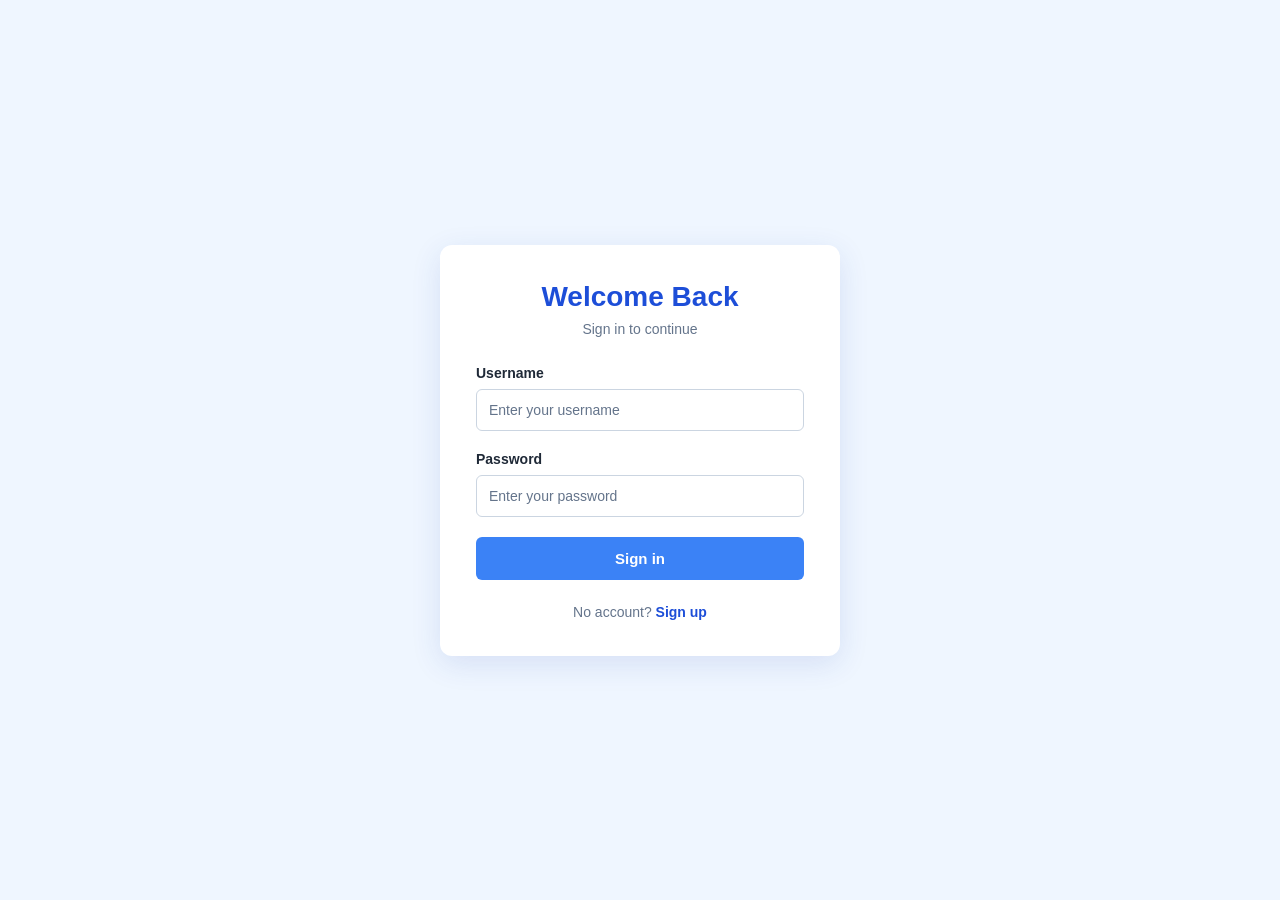
<file: index.html>
<!doctype html>
<html lang="en">
  <head>
    <meta charset="UTF-8" />
    <meta name="viewport" content="width=device-width, initial-scale=1.0" />
    <title>Sign In</title>
    <link rel="stylesheet" href="style.css">
  </head>
  <body>
    <main class="login-box">
      <h1>Welcome Back</h1>
      <p class="subtitle">Sign in to continue</p>

      <form>
        <div class="input-group">
          <label for="username">Username</label>
          <input
            type="text"
            id="username"
            name="username"
            placeholder="Enter your username"
            autocomplete="username"
            required
          />
        </div>

        <div class="input-group">
          <label for="password">Password</label>
          <input
            type="password"
            id="password"
            name="password"
            placeholder="Enter your password"
            autocomplete="current-password"
            required
          />
        </div>
      </form>

      <a href="home.html" class="login-button">Sign in</a>

      <p class="signup-text">
        No account?
        <a href="signup.html" class="signup-link">Sign up</a>
      </p>
    </main>
  </body>
</html>
</file>
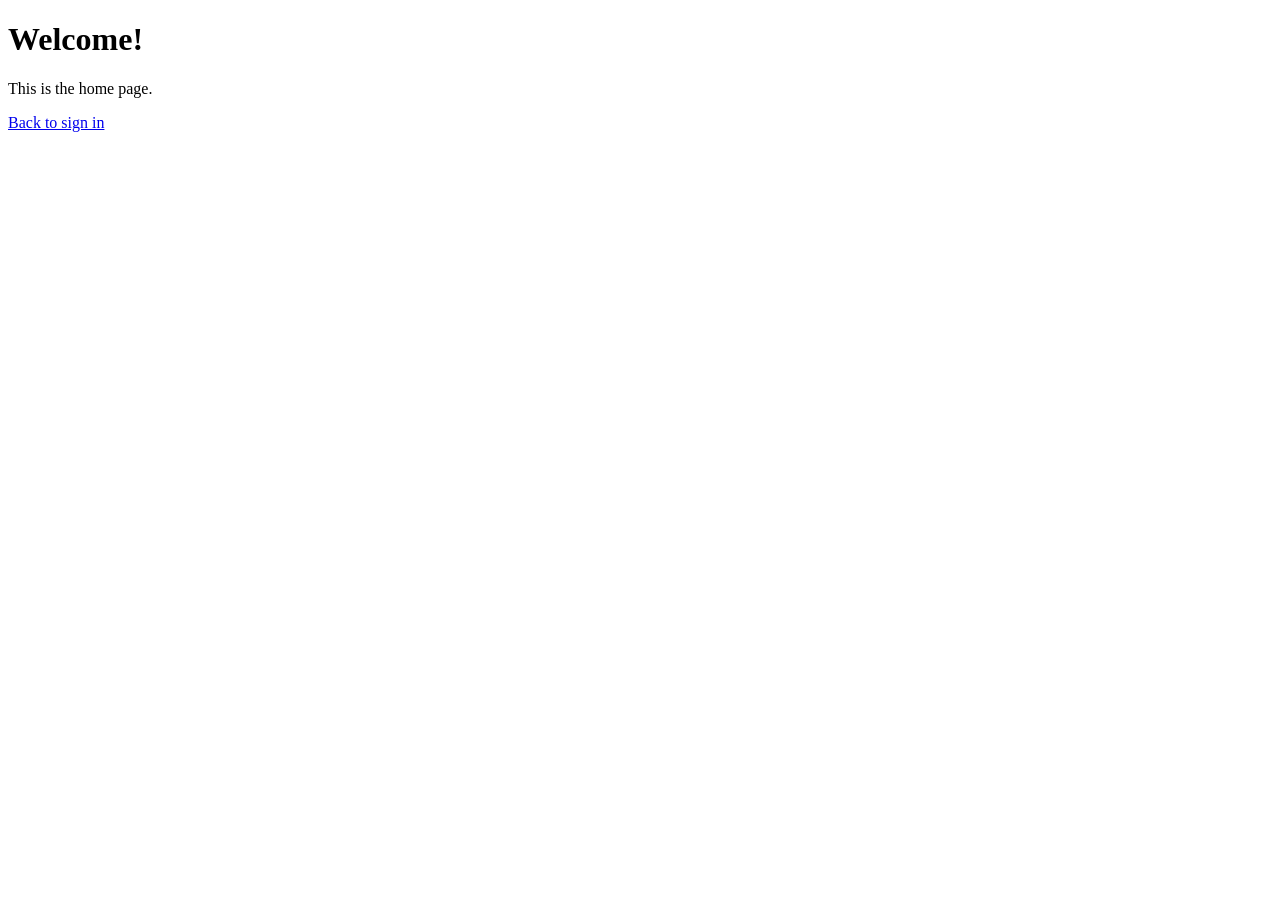
<file: home.html>
<!doctype html>
<html lang="en">
  <head>
    <meta charset="UTF-8" />
    <meta name="viewport" content="width=device-width, initial-scale=1.0" />
    <title>Home</title>
  </head>
  <body>
    <h1>Welcome!</h1>
    <p>This is the home page.</p>
    <a href="index.html">Back to sign in</a>
  </body>
</html>
</file>
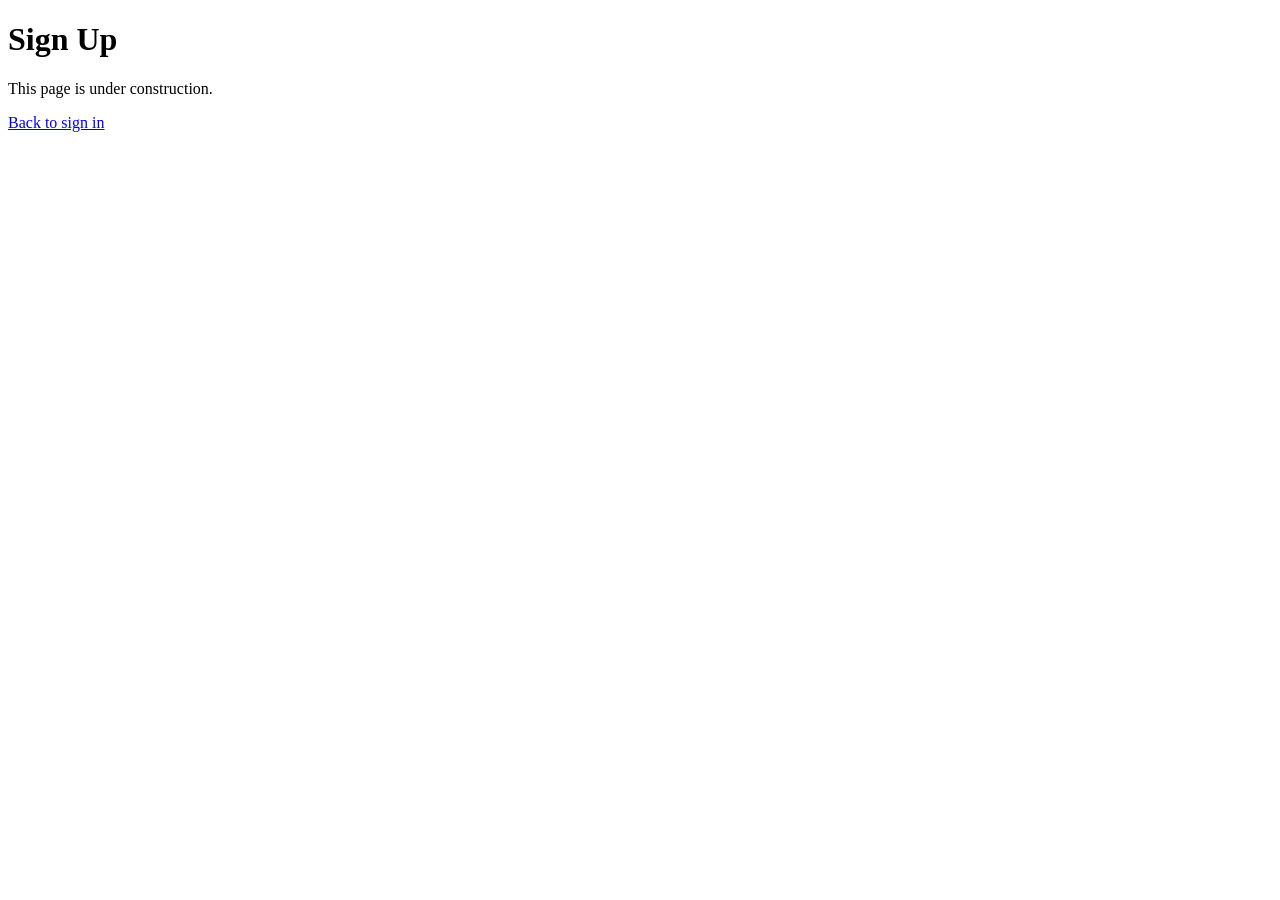
<file: signup.html>
<!doctype html>
<html lang="en">
  <head>
    <meta charset="UTF-8" />
    <meta name="viewport" content="width=device-width, initial-scale=1.0" />
    <title>Sign Up</title>
  </head>
  <body>
    <h1>Sign Up</h1>
    <p>This page is under construction.</p>
    <a href="index.html">Back to sign in</a>
  </body>
</html>
</file>
<file: style.css>
/* Color palette */
:root {
  --blue-dark: #1d4ed8;
  --blue-main: #3b82f6;
  --blue-light: #93c5fd;
  --blue-pale: #dbeafe;
  --blue-background: #eff6ff;

  --white: #ffffff;
  --black: #1f2937;
  --gray: #64748b;
  --gray-light: #cbd5e1;
}

/* General page styling */
* {
  box-sizing: border-box;
}

body {
  margin: 0;
  min-height: 100vh;
  display: flex;
  justify-content: center;
  align-items: center;
  padding: 24px;

  font-family: Arial, Helvetica, sans-serif;
  color: var(--black);
  background-color: var(--blue-background);
}

/* Login card */
.login-box {
  width: 100%;
  max-width: 400px;
  padding: 36px;

  background-color: var(--white);
  border-radius: 12px;
  box-shadow: 0 8px 30px rgba(30, 64, 175, 0.12);
}

h1 {
  margin: 0 0 8px;
  text-align: center;
  color: var(--blue-dark);
  font-size: 28px;
}

.subtitle {
  margin: 0 0 28px;
  text-align: center;
  color: var(--gray);
  font-size: 14px;
}

/* Input fields */
.input-group {
  margin-bottom: 20px;
}

.input-group label {
  display: block;
  margin-bottom: 8px;
  font-size: 14px;
  font-weight: bold;
}

.input-group input {
  width: 100%;
  padding: 12px;
  border: 1px solid var(--gray-light);
  border-radius: 6px;
  font-family: inherit;
  font-size: 14px;
  color: var(--black);
  background-color: var(--white);
  outline: none;
}

.input-group input::placeholder {
  color: var(--gray);
}

.input-group input:focus {
  border-color: var(--blue-main);
  box-shadow: 0 0 0 3px var(--blue-pale);
}

/* Sign-in button */
.login-button {
  display: block;
  width: 100%;
  margin-top: 8px;
  padding: 13px;

  border: none;
  border-radius: 6px;
  background-color: var(--blue-main);
  color: var(--white);

  font-size: 15px;
  font-weight: bold;
  text-align: center;
  text-decoration: none;

  transition:
    background-color 0.2s,
    transform 0.2s;
}

.login-button:hover {
  background-color: var(--blue-dark);
  transform: translateY(-1px);
}

/* Sign-up link */
.signup-text {
  margin: 24px 0 0;
  text-align: center;
  font-size: 14px;
  color: var(--gray);
}

.signup-link {
  color: var(--blue-dark);
  font-weight: bold;
  text-decoration: none;
  transition: color 0.2s;
}

.signup-link:hover {
  color: var(--blue-main);
  text-decoration: underline;
}
</file>
